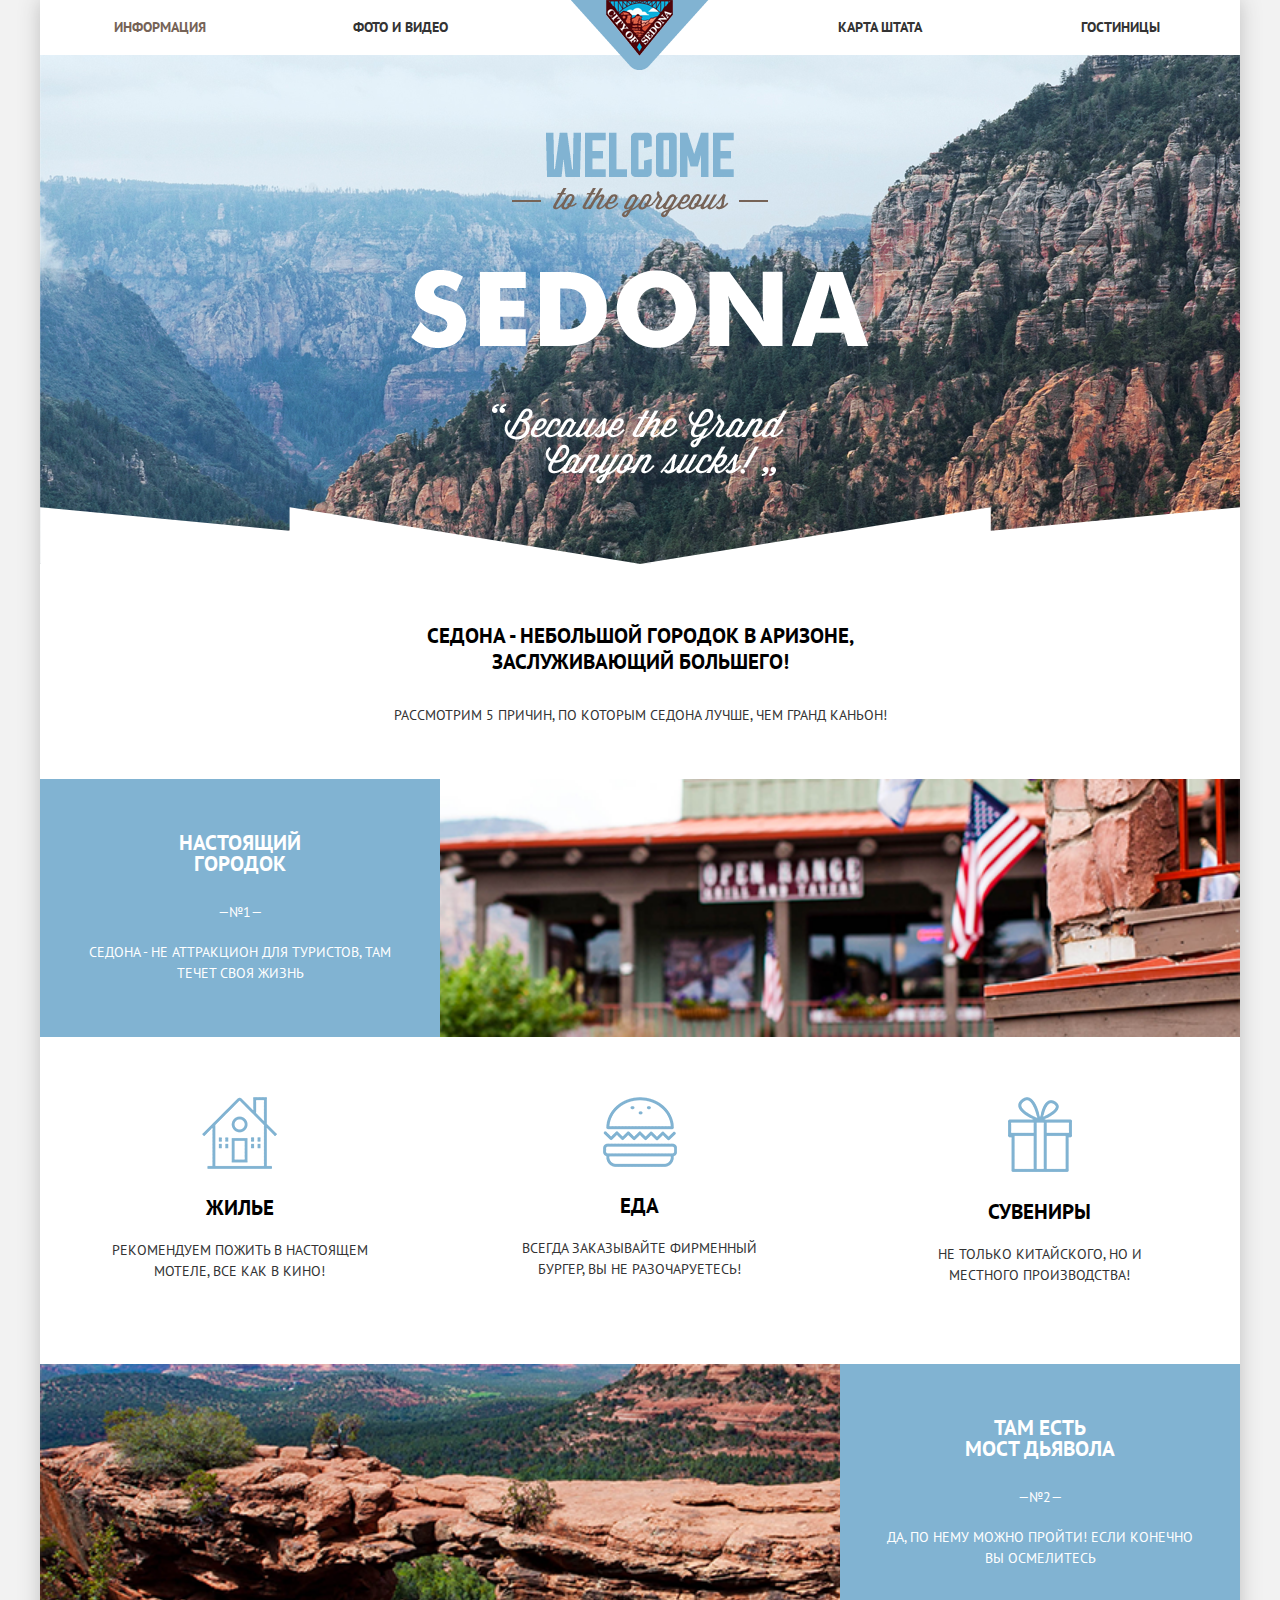
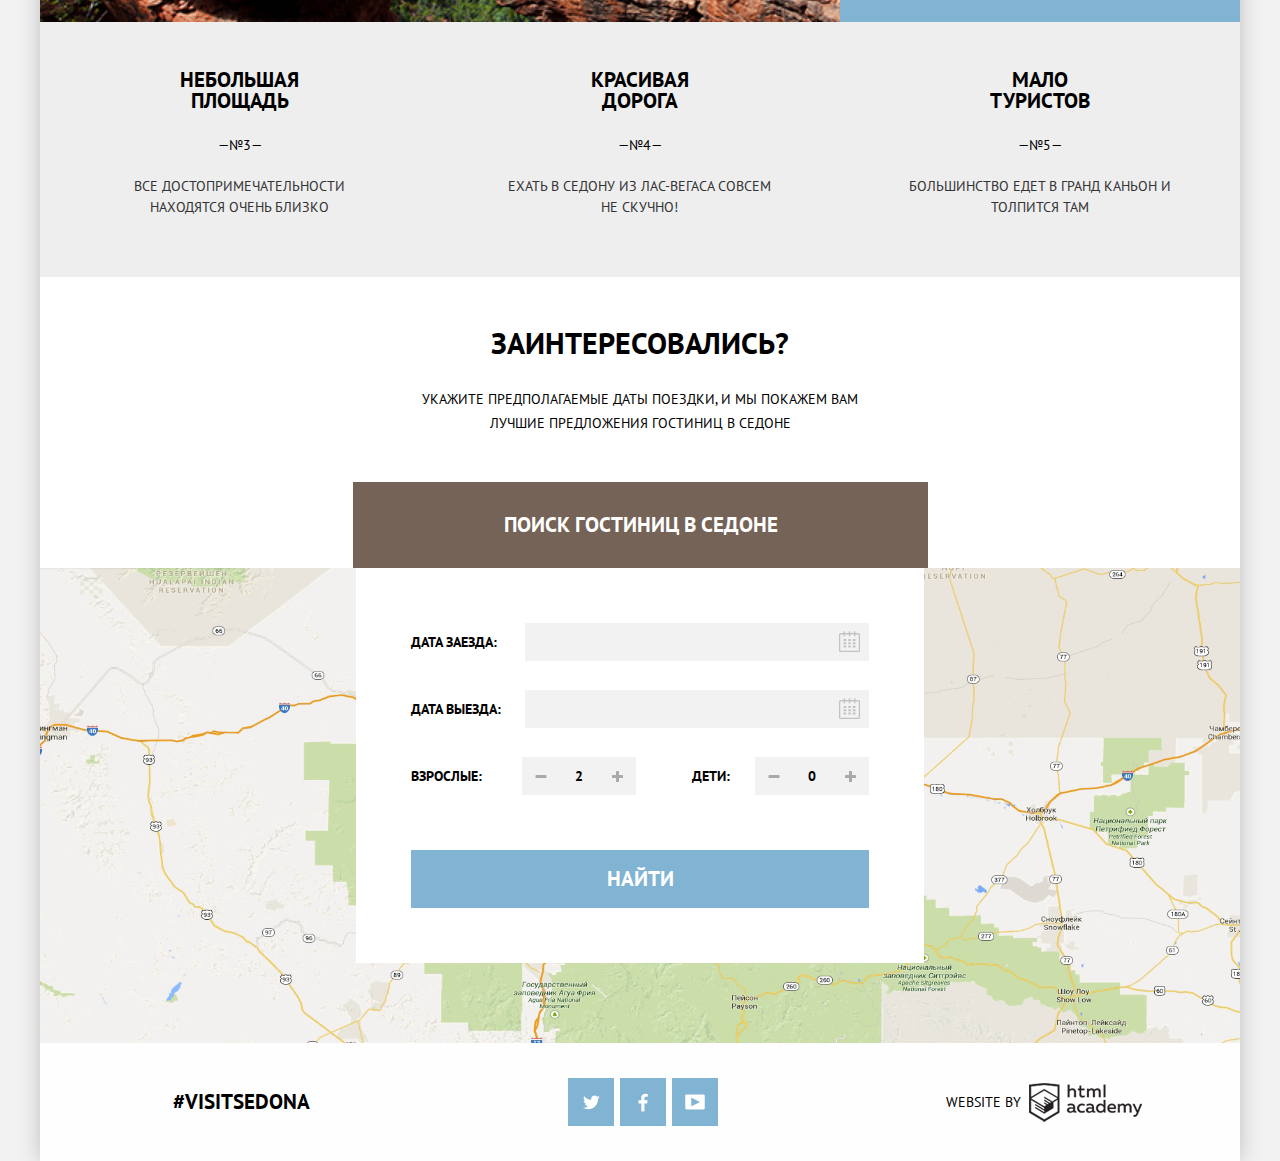
<file: index.html>
<!DOCTYPE html>
<html>
	<head>
		<meta charset="utf-8">
		<title>Главная</title>
		<link href="css/normalize.css" rel="stylesheet">
		<link href="css/min-style.css" rel="stylesheet">
		<link href="https://fonts.googleapis.com/css?family=PT+Sans:400,700&amp;subset=cyrillic" rel="stylesheet">
	</head>

	<body>

	<div class="container">

		<header class="header">
			<nav class="header__nav clearfix">
				<ul>
					<li><a href="#" class="active">Информация</a></li>
					<li><a href="#">Фото и видео</a></li>
					<h1 class="logo"><a href="index.html" title="SEDONA"><img src="images/logo.png" width="138" height="70" alt="SEDONA"></a></h1>
					<li><a href="hotels.html">Гостиницы</a></li>
					<li><a href="#">Карта штата</a></li>
				</ul>
	  	</nav>
		</header>

		<div class="banner">
			<img src="images/sedona.png" width="1200" height="564" alt="Sedona">
		</div>

		<div class="intro">
			<h2 class="intro__heading">Седона - небольшой городок в Аризоне, заслуживающий большего!</h2>
			<p class="intro__text">Рассмотрим 5 причин, по которым Седона лучше, чем Гранд Каньон!</p>
		</div>

		<section class="bar bar-reason1">
			<div class="bar__content">
				<h2 class="bar__heading">Настоящий<br>городок</h2>
				<span class="bar__num">&mdash;№1&mdash;</span>
				<p class="bar__text">Седона - не аттракцион для туристов, там течет своя жизнь</p>
			</div>
		</section>

		<section class="items items1 clearfix">
			<div class="item">
				<img class="block__icon" src="images/house.png" width="75" height="72" alt="Иконка">
				<h2 class="block__heading">Жилье</h2>
				<p class="block__text">Рекомендуем пожить в настоящем мотеле, все как в кино!</p>
			</div>
			<div class="item">
				<img class="block__icon" src="images/food.png" width="74" height="70" alt="Иконка">
				<h2 class="block__heading">Еда</h2>
				<p class="block__text">Всегда заказывайте фирменный бургер, вы не разочаруетесь!</p>
			</div>
			<div class="item">
				<img class="block__icon" src="images/souvenirs.png" width="64" height="76" alt="Иконка">
				<h2 class="block__heading">Сувениры</h2>
				<p class="block__text">Не только китайского, но и местного производства!</p>
			</div>
		</section>

		<section class="bar bar-reason2">
			<div class="bar__content">
				<h2 class="bar__heading">Там есть<br>мост дьявола</h2>
				<span class="bar__num">&mdash;№2&mdash;</span>
				<p class="bar__text">Да, по нему можно пройти! Если конечно вы осмелитесь</p>
			</div>
		</section>

		<section class="items items2 clearfix">
			<div class="item">
				<h2 class="block__heading">Небольшая площадь</h2>
				<span class="block__num">&mdash;№3&mdash;</span>
				<p class="block__text">Все достопримечательности находятся очень близко</p>
			</div>
			<div class="item">
				<h2 class="block__heading">Красивая дорога</h2>
				<span class="block__num">&mdash;№4&mdash;</span>
				<p class="block__text">Ехать в Седону из Лас-Вегаса совсем не скучно!</p>
			</div>
			<div class="item">
				<h2 class="block__heading">Мало туристов</h2>
				<span class="block__num">&mdash;№5&mdash;</span>
				<p class="block__text">Большинство едет в Гранд Каньон и толпится там</p>
			</div>
		</section>

		<section class="search">
			<div class="search__block">
				<h2 class="search__heading">Заинтересовались?</h2>
				<p class="search-intro">Укажите предполагаемые даты поездки, и мы покажем вам лучшие предложения гостиниц в Седоне</p>
				<button type="submit" class="btn btn_dark">Поиск гостиниц в Седоне</button>
					<div class="search__form">
					<form action="get">
							<div class="formgroup formgroup-arrival">
								<label for="date1"> Дата заезда: </label>
								<input type="text" id="date1">
								<button type="button"> Календарь </button>
							</div>
							<div class="formgroup formgroup-departure">
								<label for="date2"> Дата выезда: </label>
								<input type="text" id="date2">
								<button type="button"> Календарь </button>
							</div>
							<div class="formgroup formgroup-people clearfix">
								<div class="people-adult">
								<label for="adult"> Взрослые: </label>
								<div class="range">
									<button type="button" class="minus"> - </button>
									<input type="text" id="adult" value="2">
									<button type="button" class="plus"> + </button>
								</div>
								</div>
								<div class="people-kids">
								<label for="kids"> Дети: </label>
								<div class="range">
									<button type="button" class="minus"> - </button>
									<input type="text" id="kids" value="0">
									<button type="button" class="plus"> + </button>
								</div>
								</div>
							</div>
							<button type="submit" class="btn btn_light">Найти</button>
						</form>
					</div>
				</div>
		</section>

		<div class="map"><img src="images/map.png" width="1200" height="475" alt="Карта"></div>

		<footer>
			<div class="footer clearfix">
				<div class="footer__text">#VISITSEDONA</div>
				<div class="footer__buttons">
					<a href="#" class="btn_social"><img src="images/tw.png" width="17" height="15" alt="Иконка"></a>
					<a href="#" class="btn_social"><img src="images/fb.png" width="10" height="19" alt="Иконка"></a>
					<a href="#" class="btn_social"><img src="images/yt.png" width="20" height="16" alt="Иконка"></a>
				</div>
				<div class="footer__logo">
					<span class="footer__logo-text">WEBSITE BY</span>
					<a href="#" class="footer__logo-image">HTML Academy</a>
				</div>
			</div>
		</footer>

		</div>

	</body>
</html>
</file>
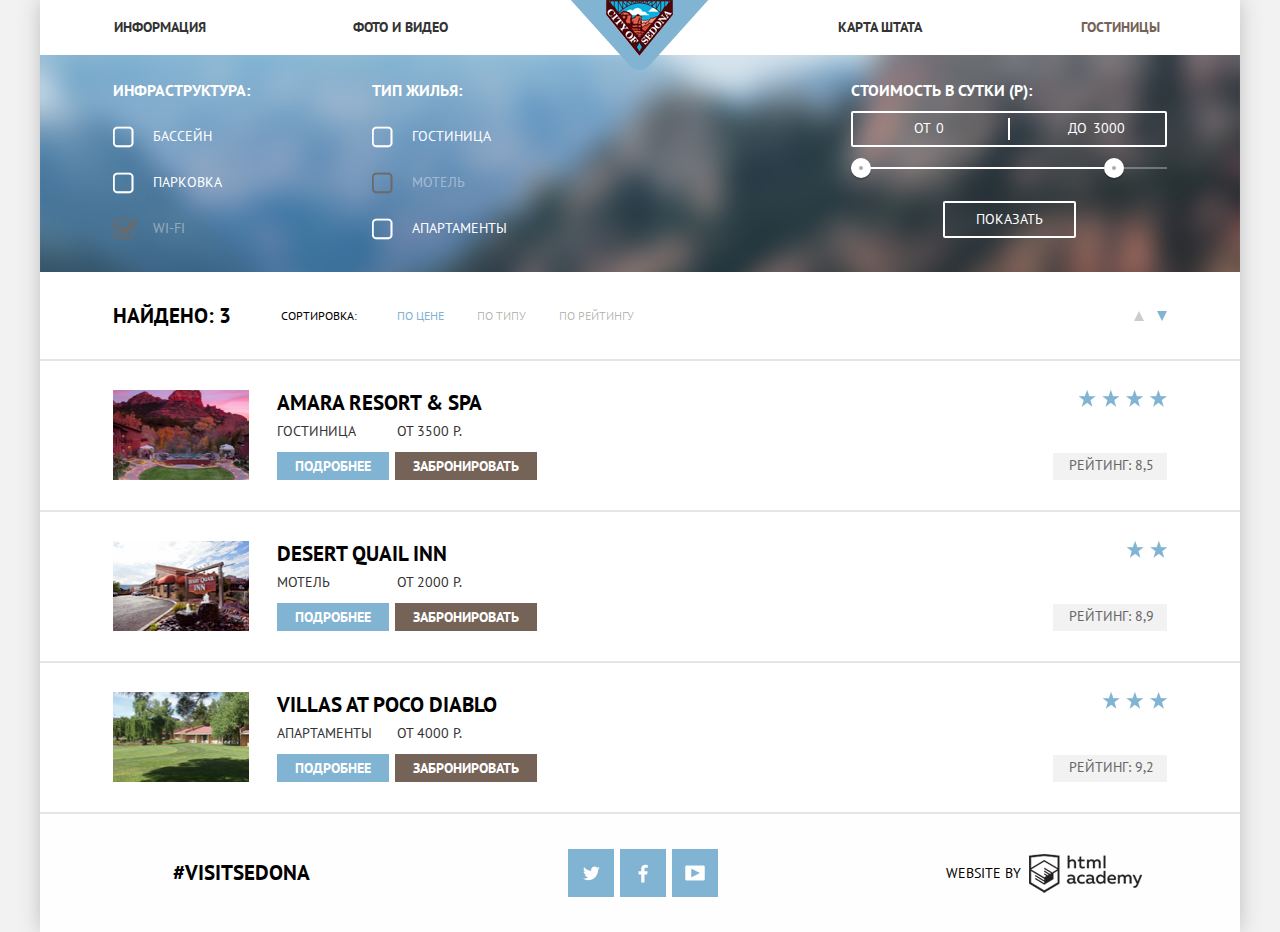
<file: hotels.html>
<!DOCTYPE html>
<html>
	<head>
		<meta charset="utf-8">
		<title>Отели</title>
		<link href="css/normalize.css" rel="stylesheet">
		<link href="css/min-style.css" rel="stylesheet">
		<link href="https://fonts.googleapis.com/css?family=PT+Sans:400,700&amp;subset=cyrillic" rel="stylesheet">
	</head>

	<body>

	<div class="container">

		<header class="header">
			<nav class="header__nav header__nav_alt clearfix">
				<ul>
					<li><a href="index.html">Информация</a></li>
					<li><a href="#">Фото и видео</a></li>
					<h1 class="logo"><a href="index.html" title="SEDONA"><img src="images/logo.png" width="138" height="70" alt="SEDONA"></a></h1>
					<li><a href="#" class="active">Гостиницы</a></li>
					<li><a href="#">Карта штата</a></li>
				</ul>
	  	</nav>
		</header>

		<div class="options clearfix">
			<form name="conditions" action="#" method="get">
					<div class="checkboxes block-checkboxes1">
						<h2 class="heading-checkbox">Инфраструктура:</h2>
						<input type="checkbox" name="infrastructure" id="pool"><label for="pool">Бассейн</label>
						<input type="checkbox" name="infrastructure" id="parking"><label for="parking">Парковка</label>
						<input type="checkbox" name="infrastructure" id="wi-fi" checked disabled><label for="wi-fi">Wi-fi</label>
					</div>
					<div class="checkboxes block-checkboxes2">
						<h2 class="heading-checkbox">Тип жилья:</h2>
						<input type="checkbox" name="housing" id="hotel"><label for="hotel">Гостиница</label>
						<input type="checkbox" name="housing" id="motel" disabled><label for="motel">Мотель</label>
						<input type="checkbox" name="housing" id="apartments"><label for="apartments">Апартаменты</label>
					</div>
					<div class="multirange">
	      		<div class="filter-range">
		      		<h2 class="filter-range-title">Стоимость в сутки (Р):</h2>
					    <div class="price-controls">
					      <label class="min-price">от <input type="text" name="min-price" value="0"></label>
					      <label class="max-price">до <input type="text" name="max-price" value="3000"></label>
					    </div>
					    <div class="range-controls">
					      <div class="scale">
					        <div class="bar"></div>
					      </div>
					      <div class="range-toggle range-toggle-min"></div>
					      <div class="range-toggle range-toggle-max"></div>
					    </div>
					    <button class="btn-transparent" type="submit">Показать</button>
					  </div>
				  </div>
			</form>
		</div>

		<div class="sort clearfix">
			<span class="sort-results">Найдено: 3</span>
			<div class="sort-options">
				<span class="sort-type">Сортировка:</span>
				<a href="#" class="active">По цене</a>
				<a href="#">По типу</a>
				<a href="#">По рейтингу</a>
			</div>
			<div class="sort-arrow">
				<a href="#" class="sort-arrow-type sort_arrow-up">По возрастанию</a>
				<a href="#" class="sort-arrow-type sort_arrow-down active">По убыванию</a> 
			</div>
		</div>

		<div class="results"> 
		 	<article class="result result1 clearfix">
			 	<div class="result__image">
			 		<img src="images/mini1.png" width="136" height="90" alt="Изображение"></div>
			 	<div class="result__content">
				 	<p class="name__content"><a href="#">AMARA RESORT &amp; SPA</a></p>
				 	<p class="result__details">
				 		<span class="result__details-type">Гостиница</span>
				 		<span class="result__details-price">От 3500 р.</span>
				 	</p>
				 	<a href="#" class="btn btn_light">Подробнее</a>
					<a href="#" class="btn btn_dark">Забронировать</a>
				</div>
				<div class="results__stars">
					<div class="stars stars_amount-4">4 звезды</div>
					<p class="top">Рейтинг: 8,5</p>
				</div>
			</article>
		 	<article class="result result2 clearfix">
			 	<div class="result__image">
			 		<img src="images/mini2.png" width="136" height="90" alt="Изображение"></div>
			 	<div class="result__content">
				 	<p class="name__content"><a href="#">DESERT QUAIL INN</a></p>
				 	<p class="result__details">
				 		<span class="result__details-type">Мотель</span>
				 		<span class="result__details-price">От 2000 р.</span> 
				 	</p>
				 	<a href="#" class="btn btn_light">Подробнее</a>
					<a href="#" class="btn btn_dark">Забронировать</a>
				</div>
				<div class="results__stars">
					<div class="stars stars_amount-2">2 звезды</div>
					<p class="top">Рейтинг: 8,9</p>
				</div>
		 	</article>
			<article class="result result3 clearfix">
			 	<div class="result__image">
			 		<img src="images/mini3.png" width="136" height="90" alt="Изображение"></div>
			 	<div class="result__content">
				 	<p class="name__content"><a href="#">VILLAS AT POCO DIABLO</a></p>
				 	<p class="result__details">
				 		<span class="result__details-type">Апартаменты</span>
				 		<span class="result__details-price">От 4000 р.</span>
				 	</p>
				 	<a href="#" class="btn btn_light">Подробнее</a>
					<a href="#" class="btn btn_dark">Забронировать</a>
				</div>
				<div class="results__stars">
					<div class="stars stars_amount-3">3 звезды</div>
					<p class="top">Рейтинг: 9,2</p>
				</div>
			</article>
		</div>

		<footer>
			<div class="footer clearfix">
				<div class="footer__text">#VISITSEDONA</div>
				<div class="footer__buttons">
					<a href="#" class="btn_social"><img src="images/tw.png" width="17" height="15" alt="Иконка"></a>
					<a href="#" class="btn_social"><img src="images/fb.png" width="10" height="19" alt="Иконка"></a>
					<a href="#" class="btn_social"><img src="images/yt.png" width="20" height="16" alt="Иконка"></a>
				</div>
				<div class="footer__logo">
					<span class="footer__logo-text">WEBSITE BY</span>
					<a href="#" class="footer__logo-image">HTML Academy</a>
				</div>
			</div>
		</footer>

		</div>

	</body>
</html>
</file>
<file: css/min-style.css>
*{-moz-box-sizing:border-box;box-sizing:border-box}html{background-color:#f2f2f2;width:100%}img{max-width:100%}body{position:relative;max-width:1200px;font-size:14px;font-family:"PT Sans","Open Sans",sans-serif;color:#000;text-transform:uppercase;background-color:white;padding:0;margin:0 auto}.container{box-shadow:0 0 20px 0 #bfbfbf}.header__nav{position:absolute;height:55px;top:0;left:0;right:0;background-color:#fff}.header__nav_alt{position:static}.logo{position:absolute;left:531px;height:70px;width:138px}.logo a{display:block}.header__nav ul{height:100%;font-size:0;text-transform:uppercase;text-align:center;padding:0;margin:0}.header__nav li{height:100%;width:20%;list-style-type:none;vertical-align:top;padding:0}.header__nav li:nth-child(-n+2){float:left}.header__nav li:nth-child(n+3){float:right}.header__nav li a{display:inline-block;line-height:55px;font-size:14px;font-weight:700;text-decoration:none;color:#333}.header__nav a:hover{color:#81b3d2}.header__nav a:active{color:rgba(0,0,0,0.3)}.header__nav a.active{color:#766357}.header__nav a.active:hover{color:#604e43}.header__nav a.active:active{color:rgba(118,99,87,0.3)}.intro{text-align:center;padding-top:55px;padding-bottom:51px;line-height:26px}.intro .intro__heading{font-size:21px;line-height:26px;font-weight:700;max-width:500px;margin:0 auto 27px auto}.intro .intro__text{color:#333;margin:0}.bar{color:white;line-height:21px;background-repeat:no-repeat;background-size:cover;text-align:center}.bar-reason1{background-color:#aa8e82;background-image:url("../images/photo1.png")}.bar-reason2{background-color:#aa8e82;background-image:url("../images/photo2.png")}.bar__content{background-color:#81b3d2;width:400px;height:auto;padding:53px 47px}.bar-reason1 .bar__content{margin-right:auto}.bar-reason2 .bar__content{margin-left:auto}.bar .bar__heading,.bar .bar__text{margin:0 auto}.bar .bar__heading{font-size:21px;font-weight:700;margin-left:auto;margin-right:auto}.bar .bar__num{display:inline-block;vertical-align:middle;margin-top:28px;margin-bottom:19px}.item{float:left;text-align:center;line-height:21px;width:33.333%;margin:0;padding-left:65px;padding-right:65px}.item .block__heading,.item .block__text{margin:0 auto}.item .block__heading{font-size:21px;font-weight:700;max-width:135px}.items1 .item .block__heading{margin-top:22px;margin-bottom:22px}.item .block__text{color:#333}.item .block__num{display:inline-block;margin-top:24px;margin-bottom:20px}.items1 .item{padding-top:60px;padding-bottom:78px}.items2{background:#eee}.items2 .item{padding-top:47px;padding-bottom:59px}.items::after{content:"";display:table;clear:both}.search__block{position:relative;line-height:24px;padding-top:54px}.search__heading{font-size:30px;font-weight:700;text-align:center;margin:0 auto}.search-intro{max-width:450px;display:block;text-align:center;margin:32px auto 47px}.search__form{position:absolute;top:100%;left:0;right:0;width:568px;line-height:26px;font-weight:700;background-color:#fff;padding:55px 55px;margin:auto}.formgroup{font-size:0}.formgroup input,.formgroup button{height:38px;background-color:#f2f2f2;border:none}.formgroup input:hover{background-color:#ebebeb}.formgroup input:focus{background-color:#fff;border:2px solid #e5e5e5}.formgroup button{cursor:pointer}.formgroup input:focus,.formgroup button:focus{outline:none}.formgroup label{display:inline-block;font-size:14px;line-height:38px;vertical-align:middle}.formgroup-arrival{position:relative}.formgroup-departure{position:relative;margin-top:29px}.formgroup-arrival label{width:114px}.formgroup-departure label{width:114px}.formgroup-arrival input,.formgroup-departure input{display:inline-block;width:344px;font-family:"PT Sans","Open Sans",sans-serif;font-size:14px;font-weight:700;text-transform:uppercase;vertical-align:middle;padding:0 30px 0 15px}.formgroup-arrival button,.formgroup-departure button{position:absolute;top:8px;right:9px;height:21px;width:21px;font-size:0;vertical-align:middle;background-image:url("../images/calendar.png");background-repeat:no-repeat}.formgroup-arrival button:hover,.formgroup-departure button:hover{background-image:url("../images/calendar_hvr.png")}.formgroup-arrival button:active,.formgroup-departure button:active{background-image:url("../images/calendar_active.png")}.formgroup-people{margin-top:29px}.people-adult{float:left}.people-adult label{margin-right:40px}.people-kids{float:right}.people-kids label{margin-right:25px}.formgroup-people .range{font-size:0;display:inline-block;vertical-align:middle}.formgroup-people label{font-size:14px}.formgroup-people input{width:38px;font-family:"PT Sans","Open Sans",sans-serif;font-size:14px;font-weight:700;text-transform:uppercase;vertical-align:middle;text-align:center}.formgroup-people .plus{display:inline-block;height:38px;width:38px;font-size:0;vertical-align:middle;background-color:#f2f2f2;background-image:url("../images/plus.png");background-repeat:no-repeat;background-position:center;padding:0}.formgroup-people .minus{display:inline-block;height:38px;width:38px;font-size:0;vertical-align:middle;background-color:#f2f2f2;background-image:url("../images/minus.png");background-repeat:no-repeat;background-position:center;padding:0}.formgroup-people .plus:hover{background-image:url("../images/plus_hvr.png")}.formgroup-people .minus:hover{background-image:url("../images/minus_hvr.png")}.formgroup-people .plus:active{background-image:url("../images/plus_active.png")}.formgroup-people .minus:active{background-image:url("../images/minus_active.png")}.search__block .btn{display:block;font-size:21px;text-transform:uppercase}.search__block .btn_dark{border:none;padding:31px 150px 31px 151px;margin:0 auto}.search__block .btn_light{width:100%;border:none;padding:16px 0;margin-top:55px}.search__block .btn_light:focus,.search__block .btn_dark:focus{outline:none}.options{line-height:21px;font-size:14px;color:white;background-color:#7c9dc0;background-image:url("../images/filter.png");background-repeat:no-repeat;background-size:cover;padding-top:25px;padding-bottom:33px;padding-right:73px;padding-left:73px}.heading-checkbox,.heading-price{font-size:16px;font-weight:700;margin:0}.options .checkboxes{float:left}.options .multirange{float:right}.block-checkboxes1{margin-right:122px}.checkboxes label{position:relative;display:block;cursor:pointer;padding-left:40px;margin-top:25px}.checkboxes input[type=checkbox]{position:absolute;left:-9999px}.checkboxes label::before{content:"";display:block;position:absolute;top:0;left:0;width:21px;height:22px;background-image:url("../images/checkbox-btn-null.png");background-repeat:no-repeat}.checkboxes input:checked + label::before{width:24px;background-image:url("../images/checkbox-btn-checked.png");background-repeat:no-repeat}.checkboxes input:disabled + label::before{width:21px;background-image:url("../images/checkbox-btn-null-disabled.png");background-repeat:no-repeat}.checkboxes input:disabled + label{color:rgba(255,255,255,0.4)}.checkboxes input:checked:disabled + label::before{width:24px;background-image:url("../images/checkbox-btn-checked-disabled.png");background-repeat:no-repeat}.checkboxes input:checked:disabled + label{color:rgba(255,255,255,0.4)}.filter-range{color:#fff;text-transform:uppercase}.filter-range-title{margin:0 0 10px 0;font-weight:700;font-size:16px;line-height:21px}.price-controls{position:relative;height:36px;margin-bottom:20px;font-size:0;text-align:center;border:2px solid #fff;-moz-border-radius:2px;-webkit-border-radius:2px;border-radius:2px}.price-controls::after{content:"";position:absolute;top:50%;left:50%;width:2px;height:22px;background:#fff;transform:translate(-50%,-50%)}.price-controls label{display:inline-block;font-size:14px;line-height:30px;vertical-align:middle;cursor:pointer}.price-controls .min-price,.price-controls .max-price{width:156px;padding-left:35px}.price-controls input{height:30px;width:50px;margin:0;color:inherit;font:inherit;background:none;border:none}.range-controls{position:relative;margin-bottom:32px}.range-controls .scale{height:2px;background:rgba(255,255,255,0.3)}.range-controls .bar{width:80%;height:2px;background:#fff}.range-toggle{position:absolute;top:-9px;width:20px;height:20px;background:#ababab;border:8px solid #fff;-moz-border-radius:50%;-webkit-border-radius:50%;border-radius:50%;box-shadow:0 2px 1px 0 rgba(0,1,1,0.2);cursor:pointer}.range-toggle:hover{background:#3b6791}.range-toggle-min{left:0}.range-toggle-max{left:80%}.btn-transparent{display:block;margin:0 auto;padding:6px 31px;font-size:14px;line-height:21px;color:#fff;text-transform:uppercase;background:transparent;border:2px solid #fff;-moz-border-radius:2px;-webkit-border-radius:2px;border-radius:2px;cursor:pointer}.btn-transparent:hover{color:#000;background:#fff}.btn-transparent:focus{outline:none}.sort{border-bottom:2px solid #e5e5e5;padding:31px 73px 30px}.sort-results{float:left;font-size:21px;line-height:26px;font-weight:700;margin-right:50px}.sort-options{float:left;font-size:0;line-height:18px;line-height:26px;height:26px}.sort-options a{font-size:12px;text-decoration:none;color:rgba(0,0,0,0.3);vertical-align:middle;margin-right:33px}.sort-options a:last-child{margin-right:0}.sort-options a.active{color:#81b3d2}.sort-options a:hover{color:#81b3d2}.sort-options a:active{color:#000}.sort-type{font-size:12px;vertical-align:middle;margin-right:40px}.sort-arrow{float:right;font-size:0;line-height:26px;margin-right:0}.sort_arrow-up{margin-right:13px}.sort_arrow-up::after{content:"";display:inline-block;width:0;height:0;vertical-align:middle;border-style:solid;border-width:0 5px 10px 5px;border-color:transparent transparent #ccc transparent}.sort_arrow-down::after{content:"";display:inline-block;width:0;height:0;vertical-align:middle;border-style:solid;border-width:10px 5px 0 5px;border-color:#ccc transparent transparent transparent}.sort_arrow-down.active::after{border-color:#81b3d2 transparent transparent transparent}.sort_arrow-up:hover::after{border-color:transparent transparent #000 transparent}.sort_arrow-down:hover::after{border-color:#000 transparent transparent transparent}.sort_arrow-up:active::after{border-color:transparent transparent #81b3d2 transparent}.sort_arrow-down:active::after{border-color:#81b3d2 transparent transparent transparent}.result{border-bottom:2px solid #e5e5e5;padding:29px 73px 30px}.result__image{float:left;display:inline-block;vertical-align:middle;margin-right:28px}.result__image img{display:block}.result__content{float:left;font-size:0}.name__content{font-size:21px;line-height:26px;font-weight:700;text-decoration:none;color:#000;margin:0}.name__content a{text-decoration:none;color:#000}.name__content a:hover{color:#81b3d2}.name__content a:active{color:rgba(0,0,0,0.3)}.result__details{font-size:14px;line-height:21px;color:#333;margin:5px 0 10px 0}.result__details-type{display:inline-block;min-width:110px;margin-right:6px}result__details-price{display:inline-block;min-width:142px;vertical-align:middle}.results .btn{font-size:14px;line-height:16px;padding:6px 18px 6px}.results .btn_light{margin-right:6px}.results__stars{float:right;text-align:right;color:#666}.stars{display:inline-block;height:17px;font-size:0;vertical-align:top;background-image:url("../images/star.png");background-repeat:no-repeat}.stars_amount-4{width:88px}.stars_amount-2{width:40px}.stars_amount-3{width:64px}.top{line-height:21px;background:#f2f2f2;padding:2px 13px 4px 16px;margin:45px 0 0 0}.map img{display:block;background-color:#f2f1ef}.btn{display:inline-block;max-width:100%;color:#fff;overflow:hidden;text-overflow:ellipsis;white-space:nowrap;text-decoration:none;text-align:center;font-weight:700;vertical-align:middle}.btn_dark{background-color:#766357}.btn_light{background-color:#81b3d2}.btn_dark:hover{background-color:#604e43}.btn_light:hover{background-color:#669ec0}.btn_dark:active{color:rgba(255,255,255,0.3);background-color:#503e33}.btn_light:active{color:rgba(255,255,255,0.3);background-color:#5496bd}.footer{font-size:0;line-height:26px;background-color:#fefefe;padding-top:35px;padding-bottom:35px}.footer__text{display:inline-block;font-size:21px;font-weight:700;vertical-align:middle;margin-left:133px}.footer__buttons{display:inline-block;vertical-align:middle;margin-left:258px}.footer__buttons img{vertical-align:middle}.btn_social{display:inline-block;width:46px;height:48px;line-height:48px;background-color:#81b3d2;text-align:center;vertical-align:middle;margin-right:6px}.btn_social a{display:block}.btn_social:last-child{margin-right:0}.btn_social:hover{background-color:#669ec0}.btn_social:active{background-color:#5496bd}.btn_social:active img{filter:alpha(opacity=30);-moz-opacity:0.3;opacity:0.30}.footer__logo{display:inline-block;font-weight:400;vertical-align:middle;margin-left:228px}.footer__logo-text{display:inline-block;vertical-align:middle;font-size:14px;margin-right:8px}.footer__logo-image{display:inline-block;height:39px;width:113px;vertical-align:middle;background-image:url("../images/html.png");background-repeat:no-repeat}.footer__logo-image:hover{background-image:url("../images/html_hvr.png")}.footer__logo-image:active{background-image:url("../images/html_down.png")}.clearfix:after{content:"";display:table;clear:both}
</file>
